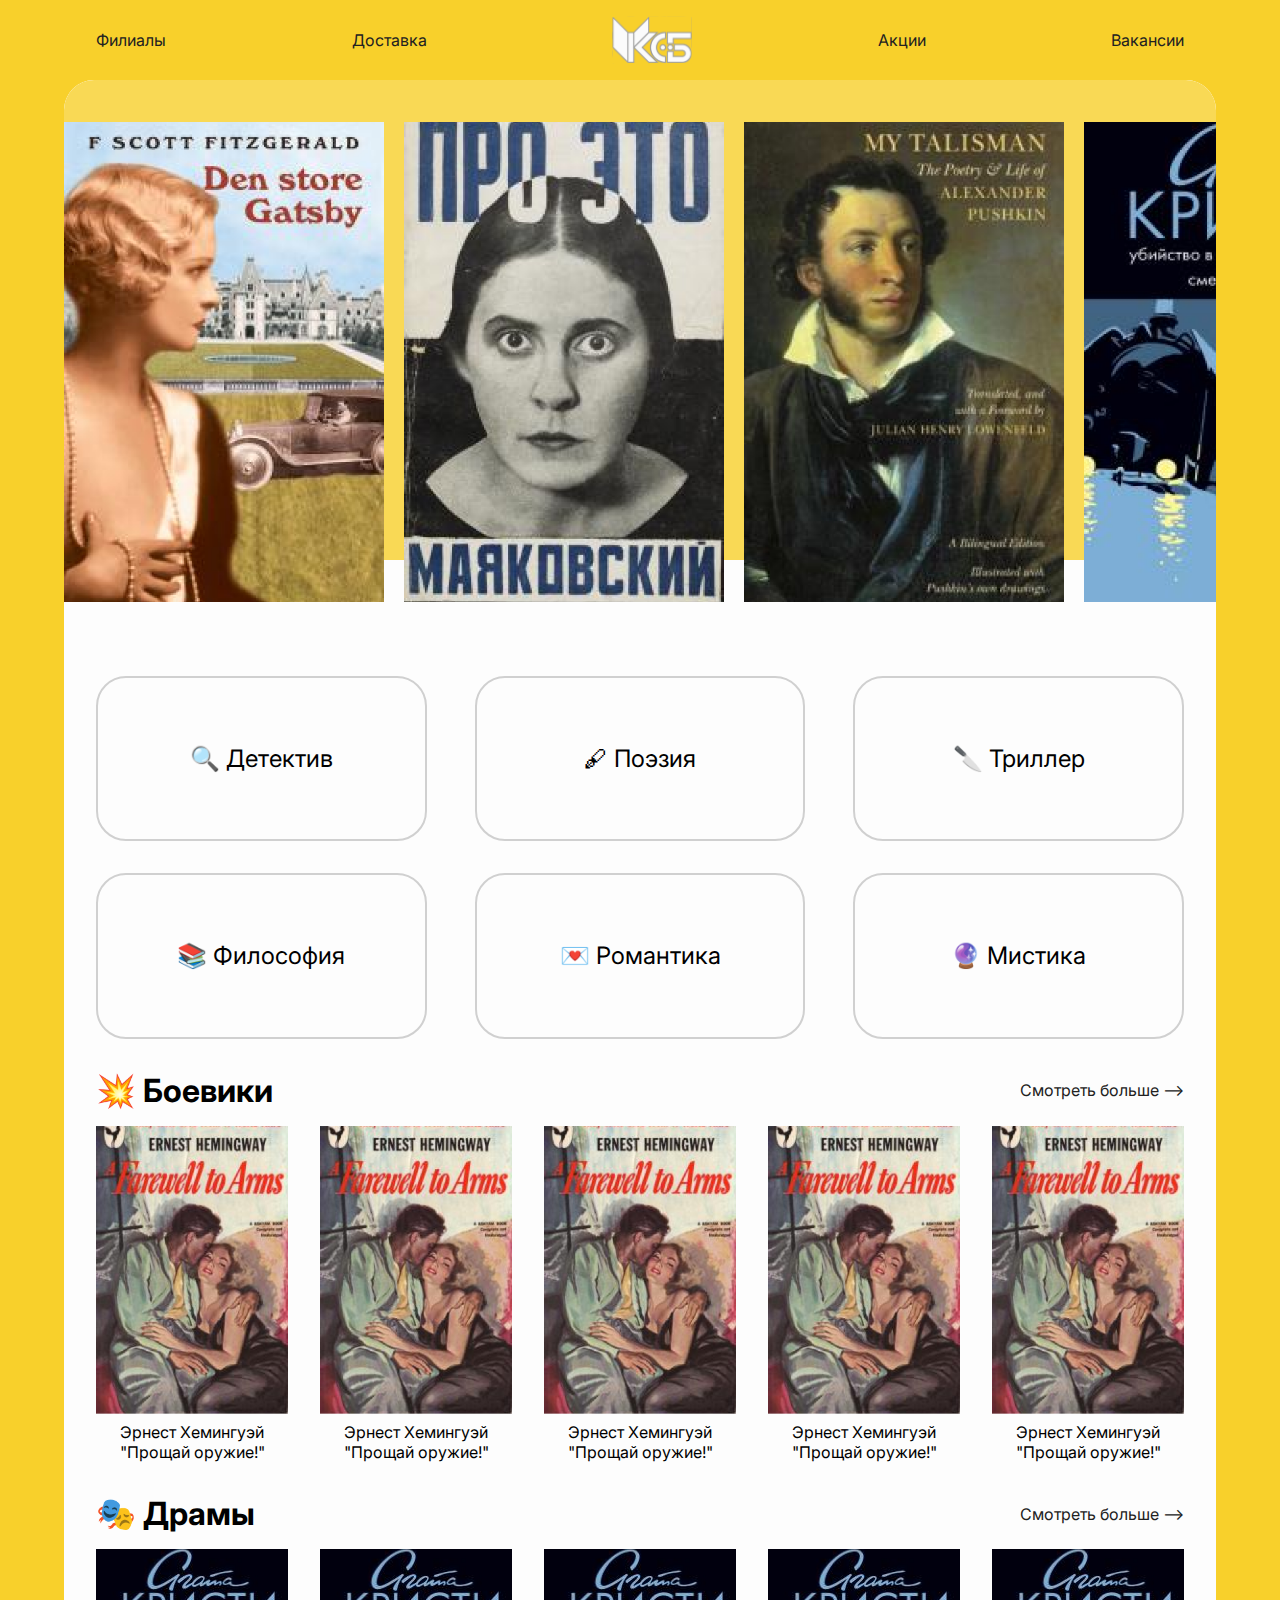
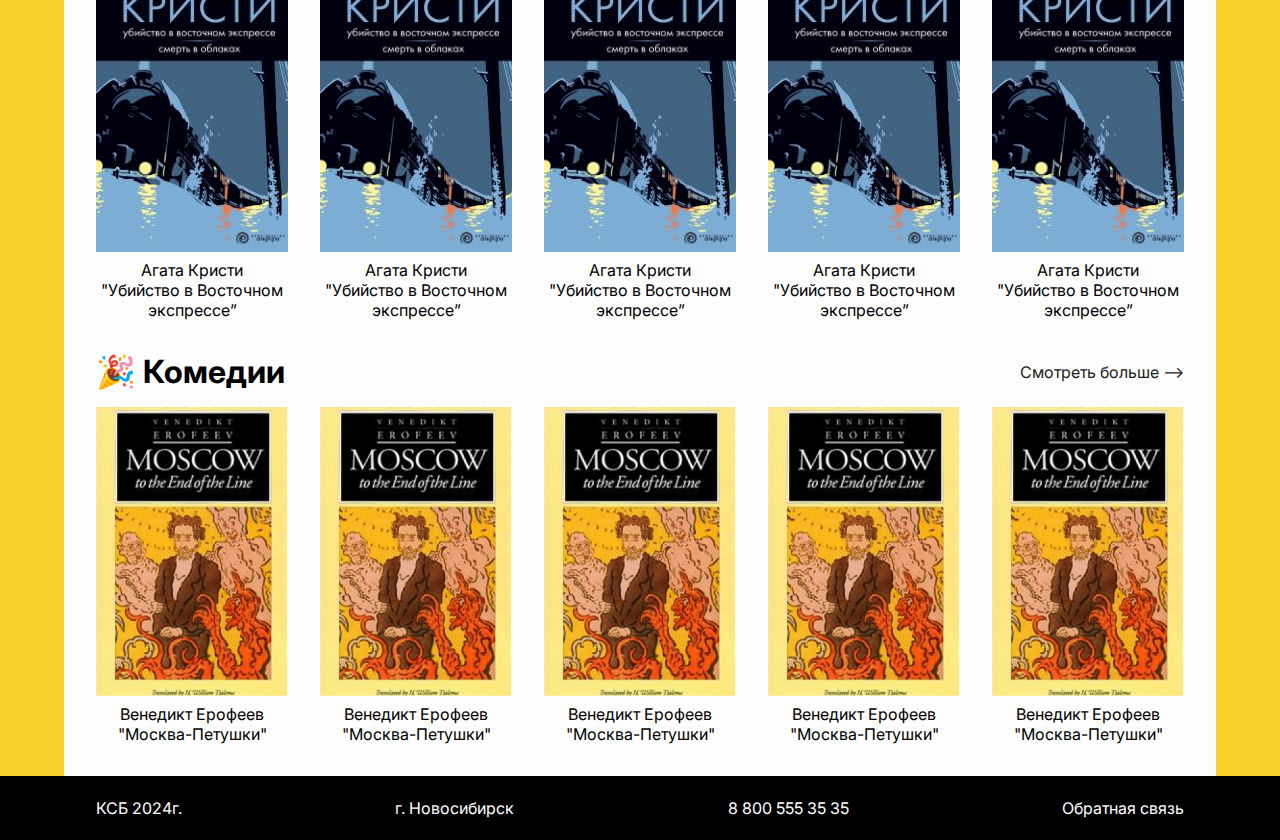
<file: index.html>
<!DOCTYPE html>
<html lang="en">
<head>
    <meta charset="UTF-8">
    <meta name="viewport" content="width=device-width, initial-scale=1.0">
    <title>КСБ</title>
    <link rel="stylesheet" href="./css/global.css">
    <link rel="stylesheet" href="./css/style.css">
    <script src="./js/script.js" defer></script>
</head>
<body>
    <div class="wrapWrapper">
        <header>
            <a href="#">Филиалы</a>
            <a href="#">Доставка</a>
            <img src="./images/logo.svg" alt="logo" class="logo">
            <a href="#">Акции</a>
            <a href="#">Вакансии</a>
            <div class="menuWrapper">
                <img src="./images/menu.svg" alt="menu" class="menuBtn" id="menuBtn">
                <div class="menu hidden" id="menu">
                    <a href="#">Филиалы</a>
                    <a href="#">Доставка</a>
                    <a href="#">Акции</a>
                    <a href="#">Вакансии</a>
                </div>
            </div>
        </header>
        <div class="page">
            <div class="pageHead"></div>
            <div class="wrap">
                <div class="items-wrap">
                  <div class="items marquee">
                    <img class="item" src="./images/Rectangle 11.png" alt="">
                    <img class="item" src="./images/Rectangle 12.png" alt="">
                    <img class="item" src="./images/Rectangle 13.png" alt="">
                    <img class="item" src="./images/Rectangle 14.png" alt="">
                  </div>
                  <div aria-hidden="true" class="items marquee">
                    <img class="item" src="./images/Rectangle 11.png" alt="">
                    <img class="item" src="./images/Rectangle 12.png" alt="">
                    <img class="item" src="./images/Rectangle 13.png" alt="">
                    <img class="item" src="./images/Rectangle 14.png" alt="">
                  </div>
                </div>
            </div>
            <div class="categoryWrap">
                <div class="category">&#128269; Детектив</div>
                <div class="category">&#128395; Поэзия</div>
                <div class="category">&#128298; Триллер</div>
                <div class="category">&#128218; Философия</div>
                <div class="category">&#128140; Романтика</div>
                <div class="category">&#128302; Мистика</div>
            </div>
            <div class="listsWrapper">
                <div class="bookList">
                    <div class="bookListHeader"><h4>💥 Боевики</h4> <a href="./catalog.html">Смотреть больше --></a></div>
                    <div class="booksListWrapper">
                        <div class="bookCover">
                            <img src="./images/Rectangle 15.png" alt="">
                            <p>Эрнест Хемингуэй "Прощай оружие!"</p>
                        </div>
                        <div class="bookCover">
                            <img src="./images/Rectangle 15.png" alt="">
                            <p>Эрнест Хемингуэй "Прощай оружие!"</p>
                        </div>
                        <div class="bookCover">
                            <img src="./images/Rectangle 15.png" alt="">
                            <p>Эрнест Хемингуэй "Прощай оружие!"</p>
                        </div>
                        <div class="bookCover">
                            <img src="./images/Rectangle 15.png" alt="">
                            <p>Эрнест Хемингуэй "Прощай оружие!"</p>
                        </div>
                        <div class="bookCover">
                            <img src="./images/Rectangle 15.png" alt="">
                            <p>Эрнест Хемингуэй "Прощай оружие!"</p>
                        </div>
                    </div>
                </div>
                <div class="bookList">
                    <div class="bookListHeader"><h4>🎭 Драмы</h4> <a href="./catalog.html">Смотреть больше --></a></div>
                    <div class="booksListWrapper">
                        <div class="bookCover">
                            <img src="./images/Rectangle 14.png" alt="">
                            <p>Агата Кристи<br> "Убийство в Восточном экспрессе”</p>
                        </div>
                        <div class="bookCover">
                            <img src="./images/Rectangle 14.png" alt="">
                            <p>Агата Кристи<br> "Убийство в Восточном экспрессе”</p>
                        </div>
                        <div class="bookCover">
                            <img src="./images/Rectangle 14.png" alt="">
                            <p>Агата Кристи<br> "Убийство в Восточном экспрессе”</p>
                        </div>
                        <div class="bookCover">
                            <img src="./images/Rectangle 14.png" alt="">
                            <p>Агата Кристи<br> "Убийство в Восточном экспрессе”</p>
                        </div>
                        <div class="bookCover">
                            <img src="./images/Rectangle 14.png" alt="">
                            <p>Агата Кристи<br> "Убийство в Восточном экспрессе”</p>
                        </div>
                    </div>
                </div>
                <div class="bookList">
                    <div class="bookListHeader"><h4>🎉 Комедии</h4> <a href="./catalog.html">Смотреть больше --></a></div>
                    <div class="booksListWrapper">
                        <div class="bookCover">
                            <img src="./images/Rectangle 16.png" alt="">
                            <p>Венедикт Ерофеев "Москва-Петушки"</p>
                        </div>
                        <div class="bookCover">
                            <img src="./images/Rectangle 16.png" alt="">
                            <p>Венедикт Ерофеев "Москва-Петушки"</p>
                        </div>
                        <div class="bookCover">
                            <img src="./images/Rectangle 16.png" alt="">
                            <p>Венедикт Ерофеев "Москва-Петушки"</p>
                        </div>
                        <div class="bookCover">
                            <img src="./images/Rectangle 16.png" alt="">
                            <p>Венедикт Ерофеев "Москва-Петушки"</p>
                        </div>
                        <div class="bookCover">
                            <img src="./images/Rectangle 16.png" alt="">
                            <p>Венедикт Ерофеев "Москва-Петушки"</p>
                        </div>
                    </div>
                </div>
            </div>
        </div>
    </div>
    <footer>
        <a href="#">КСБ 2024г.</a>
        <a href="#">г. Новосибирск</a>
        <a href="#">8 800 555 35 35</a>
        <a href="#">Обратная связь</a>
    </footer>
</body>
</html>
</file>
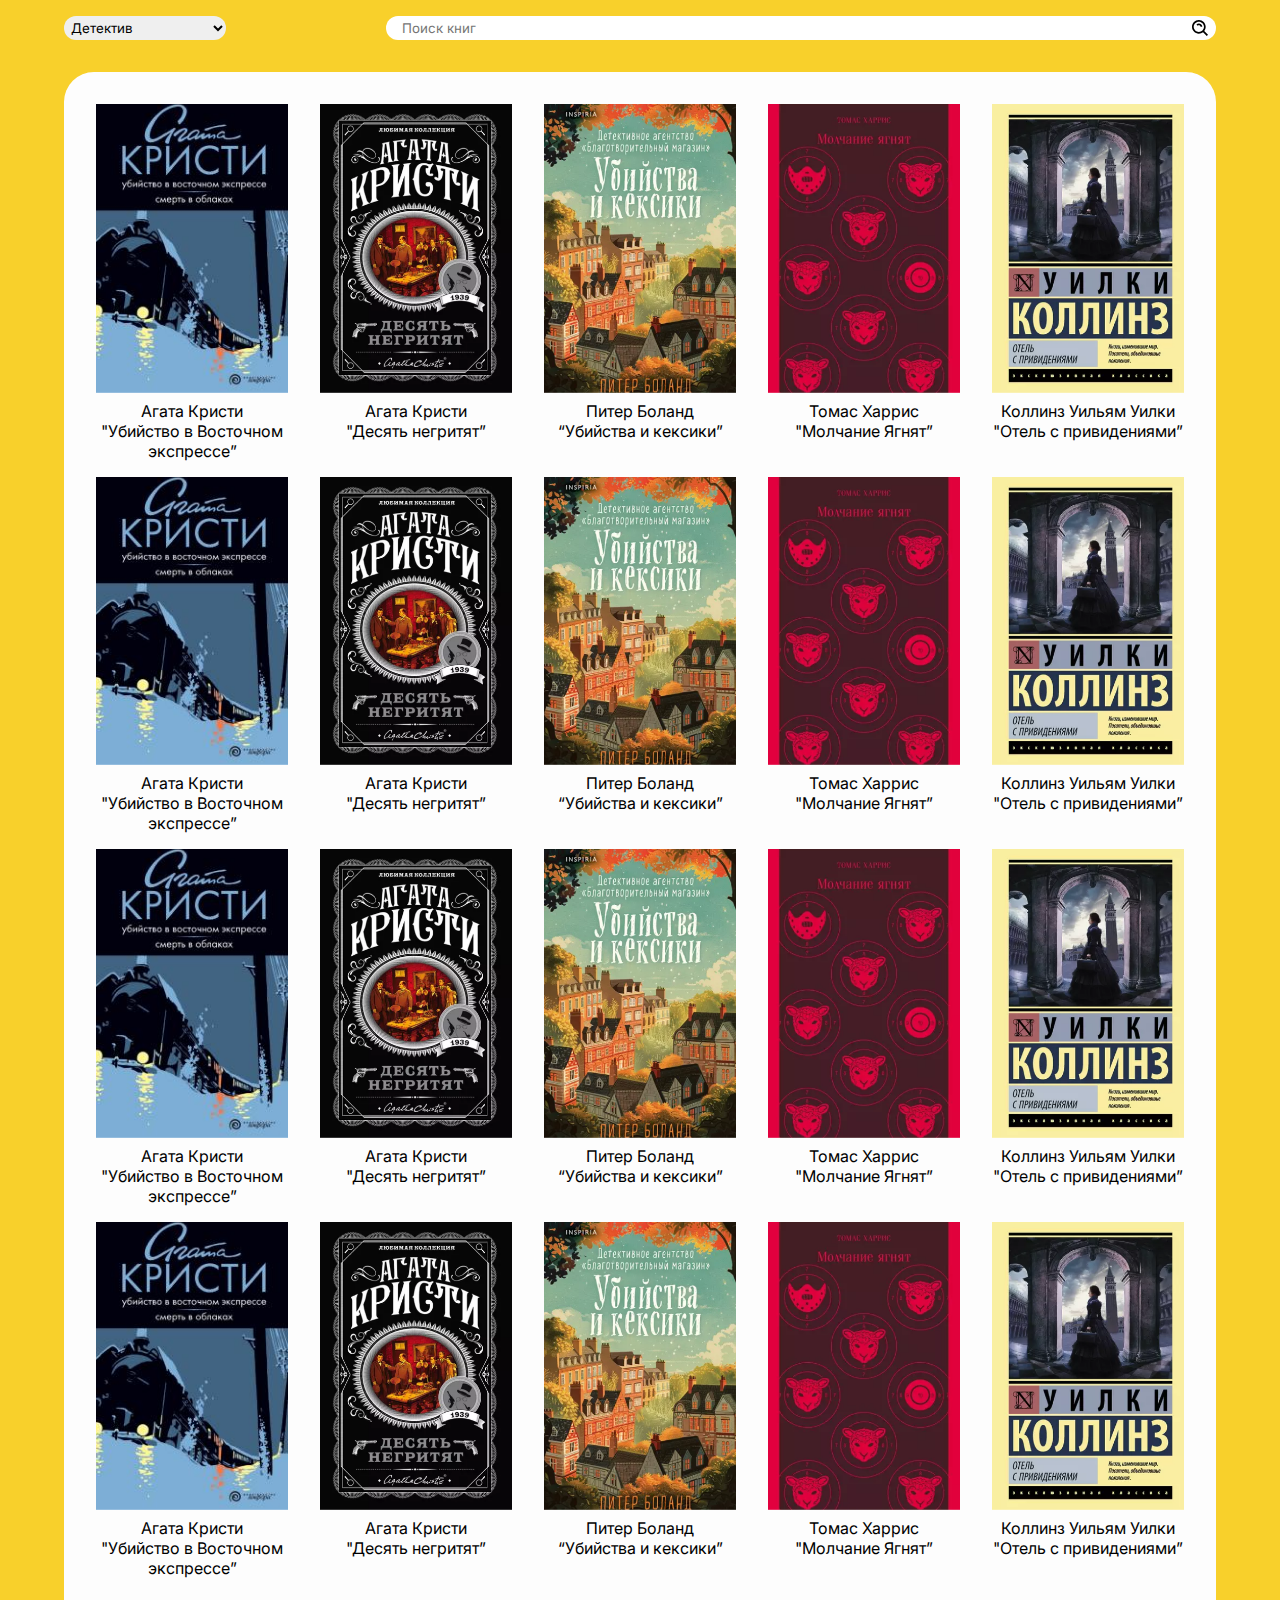
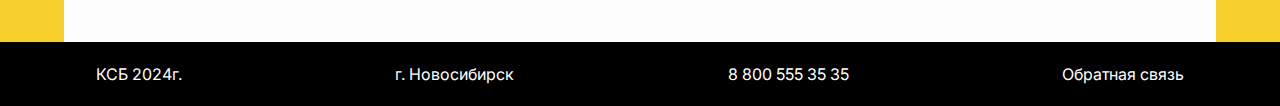
<file: catalog.html>
<!DOCTYPE html>
<html lang="en">
<head>
    <meta charset="UTF-8">
    <meta name="viewport" content="width=device-width, initial-scale=1.0">
    <title>Каталог</title>
    <link rel="stylesheet" href="./css/global.css">
    <link rel="stylesheet" href="./css/catalog.css">
</head>
<body>
    <div class="wrapWrapper">
        <header>
            <select name="genre" id="genre" class="genre">
                <option value="1">Детектив</option>
                <option value="2">Поэзия</option>
                <option value="3">Триллер</option>
                <option value="4">Философия</option>
                <option value="5">Романтика</option>
                <option value="6">Мистика</option>
                <option value="7">Боевик</option>
                <option value="8">Драма</option>
                <option value="9">Комедия</option>
            </select>
            <div class="searchWrapper">
                <input type="text" name="search" id="search" class="search" placeholder="Поиск книг">
                <img src="./images/search.svg" alt="" class="searchBtn">
            </div>
        </header>
        <div class="page">
            <div class="catalog">
                <div class="bookCover">
                    <img src="./images/Rectangle 21.png" alt="">
                    <p>Агата Кристи<br> "Убийство в Восточном экспрессе”</p>
                </div>
                <div class="bookCover">
                    <img src="./images/Rectangle 17.png" alt="">
                    <p>Агата Кристи<br> "Десять негритят”</p>
                </div>
                <div class="bookCover">
                    <img src="./images/Rectangle 18.png" alt="">
                    <p>Питер Боланд<br> “Убийства и кексики”</p>
                </div>
                <div class="bookCover">
                    <img src="./images/Rectangle 19.png" alt="">
                    <p>Томас Харрис<br> "Молчание Ягнят”</p>
                </div>
                <div class="bookCover">
                    <img src="./images/Rectangle 20.png" alt="">
                    <p>Коллинз Уильям Уилки<br> "Отель с привидениями”</p>
                </div>
                <div class="bookCover">
                    <img src="./images/Rectangle 21.png" alt="">
                    <p>Агата Кристи<br> "Убийство в Восточном экспрессе”</p>
                </div>
                <div class="bookCover">
                    <img src="./images/Rectangle 17.png" alt="">
                    <p>Агата Кристи<br> "Десять негритят”</p>
                </div>
                <div class="bookCover">
                    <img src="./images/Rectangle 18.png" alt="">
                    <p>Питер Боланд<br> “Убийства и кексики”</p>
                </div>
                <div class="bookCover">
                    <img src="./images/Rectangle 19.png" alt="">
                    <p>Томас Харрис<br> "Молчание Ягнят”</p>
                </div>
                <div class="bookCover">
                    <img src="./images/Rectangle 20.png" alt="">
                    <p>Коллинз Уильям Уилки<br> "Отель с привидениями”</p>
                </div>
                <div class="bookCover">
                    <img src="./images/Rectangle 21.png" alt="">
                    <p>Агата Кристи<br> "Убийство в Восточном экспрессе”</p>
                </div>
                <div class="bookCover">
                    <img src="./images/Rectangle 17.png" alt="">
                    <p>Агата Кристи<br> "Десять негритят”</p>
                </div>
                <div class="bookCover">
                    <img src="./images/Rectangle 18.png" alt="">
                    <p>Питер Боланд<br> “Убийства и кексики”</p>
                </div>
                <div class="bookCover">
                    <img src="./images/Rectangle 19.png" alt="">
                    <p>Томас Харрис<br> "Молчание Ягнят”</p>
                </div>
                <div class="bookCover">
                    <img src="./images/Rectangle 20.png" alt="">
                    <p>Коллинз Уильям Уилки<br> "Отель с привидениями”</p>
                </div>
                <div class="bookCover">
                    <img src="./images/Rectangle 21.png" alt="">
                    <p>Агата Кристи<br> "Убийство в Восточном экспрессе”</p>
                </div>
                <div class="bookCover">
                    <img src="./images/Rectangle 17.png" alt="">
                    <p>Агата Кристи<br> "Десять негритят”</p>
                </div>
                <div class="bookCover">
                    <img src="./images/Rectangle 18.png" alt="">
                    <p>Питер Боланд<br> “Убийства и кексики”</p>
                </div>
                <div class="bookCover">
                    <img src="./images/Rectangle 19.png" alt="">
                    <p>Томас Харрис<br> "Молчание Ягнят”</p>
                </div>
                <div class="bookCover">
                    <img src="./images/Rectangle 20.png" alt="">
                    <p>Коллинз Уильям Уилки<br> "Отель с привидениями”</p>
                </div>
            </div>
        </div>
    </div>
    <footer>
        <a href="#">КСБ 2024г.</a>
        <a href="#">г. Новосибирск</a>
        <a href="#">8 800 555 35 35</a>
        <a href="#">Обратная связь</a>
    </footer>
</body>
</html>
</file>
<file: css/global.css>
@import url('https://fonts.googleapis.com/css2?family=Inter:ital,opsz,wght@0,14..32,100..900;1,14..32,100..900&display=swap');

* {
    box-sizing: border-box;
    padding: 0;
    margin: 0;
    font-family: 'Inter', sans-serif;
}

:root {
    --clr0: #FDFDFD;
    --clr1: #F9D12B;
    --clr2: #F8D02B;
    --clr3: #212121;
}

html {
    font-size: clamp(8px, 1.25vw, 32px);
}

body {
    width: 100%;
    background: var(--clr2);
}

.wrapWrapper {
    width: 100%;
    padding-inline: 4rem;
    display: flex;
    flex-direction: column;
}

.page {
    position: relative;
    border-radius: 30px 30px 0 0;
    overflow: hidden;
    background: var(--clr0);
    width: 100%;
    height: max-content;
    display: flex;
    flex-direction: column;
    gap: 2rem;
    padding-bottom: 2rem;
}

footer {
    width: 100%;
    height: 4rem;
    display: flex;
    background: #000;
    align-items: center;
    justify-content: space-between;
    padding-inline: 6rem;
}

a {
    text-decoration: none;
    color: var(--clr3);
}

a:hover {
    border-bottom: 2px solid var(--clr3);
}

footer > a {
    color: white;
}

footer > a:hover {
    border: none;
}
</file>
<file: css/style.css>
header {
    width: 100%;
    display: flex;
    justify-content: space-between;
    align-items: center;
    padding: 1rem 2rem;
}

.logo {
    aspect-ratio: 5/3;
    width: 5rem;
}

.pageHead {
    position: absolute;
    top: 0;
    left: 0;
    width: 100%;
    height: 30rem;
    border-radius: inherit;
    background: var(--clr2);
    opacity: .8;
}

/* Marquee start */
.wrap {
    max-width: 100%;
    margin: auto;
    padding: 2rem 0;
}

.items-wrap {
    position: relative;
    display: flex;
    overflow: hidden;
    user-select: none;
    gap: 20px;
}

.items-wrap:before, .items-wrap:after {
    content: "";
    height: 100%;
    top: 0;
    width: 10%;
    position: absolute;
    z-index: 1;
    pointer-events: none;
}

.items-wrap:before {
    left: 0;
}

.items-wrap:after {
    right: 0;
}

.items {
    flex-shrink: 0;
    display: flex;
    gap: 20px;
    justify-content: space-around;
    min-width: 100%;
}

.item {
    background: #ccc;
    flex: 0 0 auto;
    /* width: 400px; */
    height: 30rem;
    aspect-ratio: 2/3;
    display: flex;
    justify-content: center;
    align-items: center;
    margin: 10px 0;
    transition: all 0.1s ease-in-out;
    cursor: pointer;
}

.item:hover {
    transform: scale(1.05);
    box-shadow: 0 0 10px rgba(0, 0, 0, 0.5);
}

.marquee {
    animation: scroll 20s linear infinite;
}

.items-wrap:hover .marquee {
    animation-play-state: paused;
}

.perfscan {
    margin: 20px 0;
    text-align: center;
    bottom: 0;
    background: #fff;
    padding: 5px;
}
.perfscan hr {
    border: solid #999;
    border-width: 1px 0 0 0;
    max-width: 50%;
    margin: 0 auto 20px;
}
.perfscan a {
    color: #000;
    font-weight: bold;
}

@keyframes scroll {
    from {
        transform: translateX(0);
    }
    to {
        transform: translateX(calc(-100% - 20px));
    }
}
/* Marquee end */

.categoryWrap {
    width: 100%;
    display: flex;
    flex-wrap: wrap;
    padding-inline: 2rem;
    justify-content: space-between;
    gap: 2rem;
}

.category {
    user-select: none;
    cursor: pointer;
    transition: 1s;
    width: calc(100%/3 - 2rem);
    aspect-ratio: 2/1;
    display: flex;
    font-size: 1.5rem;
    border-radius: 30px;
    border: 2px solid #D0D0D0;
    align-items: center;
    justify-content: center;
}

.category:hover {
    background: #F9D955;
    border: #D0D0D000;
}

.listsWrapper {
    padding-inline: 2rem;
    display: flex;
    flex-direction: column;
    gap: 2rem;
}

.booksListWrapper {
    display: flex;
    align-items: center;
    justify-content: space-between;
}

.bookList {
    display: flex;
    flex-direction: column;
    gap: 1rem;
}

.bookListHeader {
    width: 100%;
    display: flex;
    align-items: center;
    justify-content: space-between;
}

.bookListHeader > h4 {
    font-size: 2rem;
}

.bookCover {
    width: 12rem;
    display: flex;
    flex-direction: column;
    align-items: center;
    text-align: center;
    gap: .5rem;
}

.bookCover > img {
    width: 100%;
    cursor: pointer;
}

.menuWrapper {
    display: none;
    position: relative;
}

.menuBtn {
    aspect-ratio: 4/3;
    width: 4rem;
    cursor: pointer;
}

.menu {
    display: flex;
    flex-direction: column;
    position: absolute;
    align-items: center;
    top: 0;
    right: 0;
    background: var(--clr0);
    z-index: 1;
    padding: 2rem;
    width: fit-content;
    border-radius: 10px;
    box-shadow: 2px 2px 5px #00000030;
    gap: 1rem;
}

.hidden {
    display: none;
}

@media (max-width: 600px) {
    .booksListWrapper .bookCover:nth-last-child(1) {
        display: none;
    }
}

@media (max-width: 500px) {
    .booksListWrapper .bookCover:nth-last-child(2) {
        display: none;
    }
    .categoryWrap {
        display: none;
    }
    header > a {
        display: none;
    }
    .page {
        gap: 0;
    }
    .menuWrapper {
        display: block;
    }
}

@media (max-width: 400px) {
    .booksListWrapper {
        justify-content: space-evenly;
    }

    .booksListWrapper .bookCover:nth-last-child(3) {
        display: none;
    }

    footer {
        font-size: 0.75rem;
    }
}
</file>
<file: css/catalog.css>
header {
    width: 100%;
    padding: 1rem 0 2rem 0;
    display: flex;
    justify-content: space-between;
    gap: 10rem;
}

header > select {
    display: flex;
    padding: .2rem 4rem .2rem .2rem;
    border: none;
    outline: none;
    border-radius: 30px;
}

.searchWrapper {
    position: relative;
    display: flex;
    align-items: center;
    width: 100%;
}

.search {
    border: none;
    outline: none;
    border-radius: 30px;
    padding-inline: 1rem 2rem;
    width: 100%;
    height: 100%;
    min-width: 1rem;
}

.searchBtn {
    position: absolute;
    right: .5rem;
    aspect-ratio: 1/1;
    width: 1rem;
}

.catalog {
    width: 100%;
    padding: 2rem;
    display: flex;
    flex-wrap: wrap;
    justify-content: space-between;
    gap: 1rem;
}

.bookCover {
    display: flex;
    flex-direction: column;
    align-items: center;
    gap: .5rem;
    width: 12rem;
}

.bookCover > img {
    width: 100%;
}

.bookCover > p {
    text-align: center;
}

.genre {
    cursor: pointer;
}

@media (max-width: 500px) {
    .catalog {
        justify-content: space-around;
    }
    header {
        gap: 4rem;
    }
}

@media (max-width: 400px) {
    .catalog {
        justify-content: space-evenly;
    }
    footer {
        font-size: 0.75rem;
    }
}

@media (max-width: 360px) {
    .search::placeholder {
        color: transparent;
    }
}
</file>
